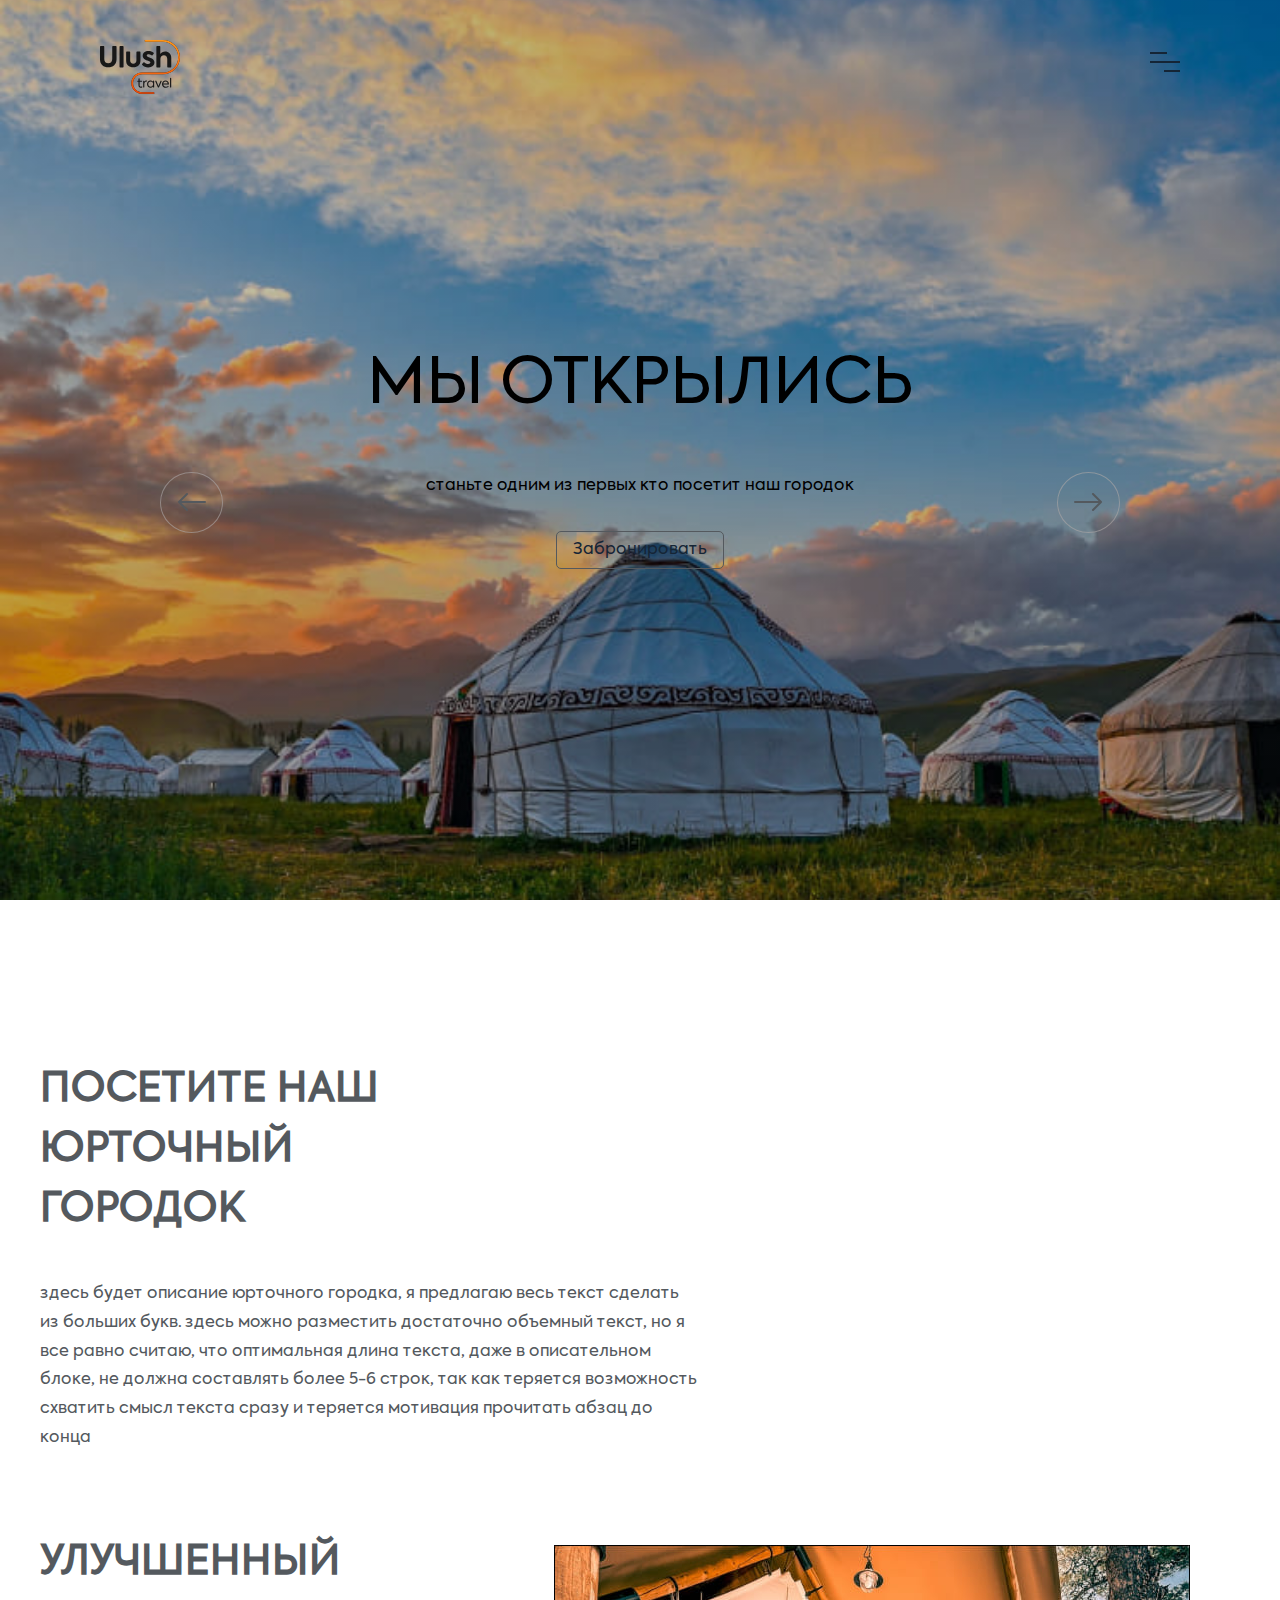
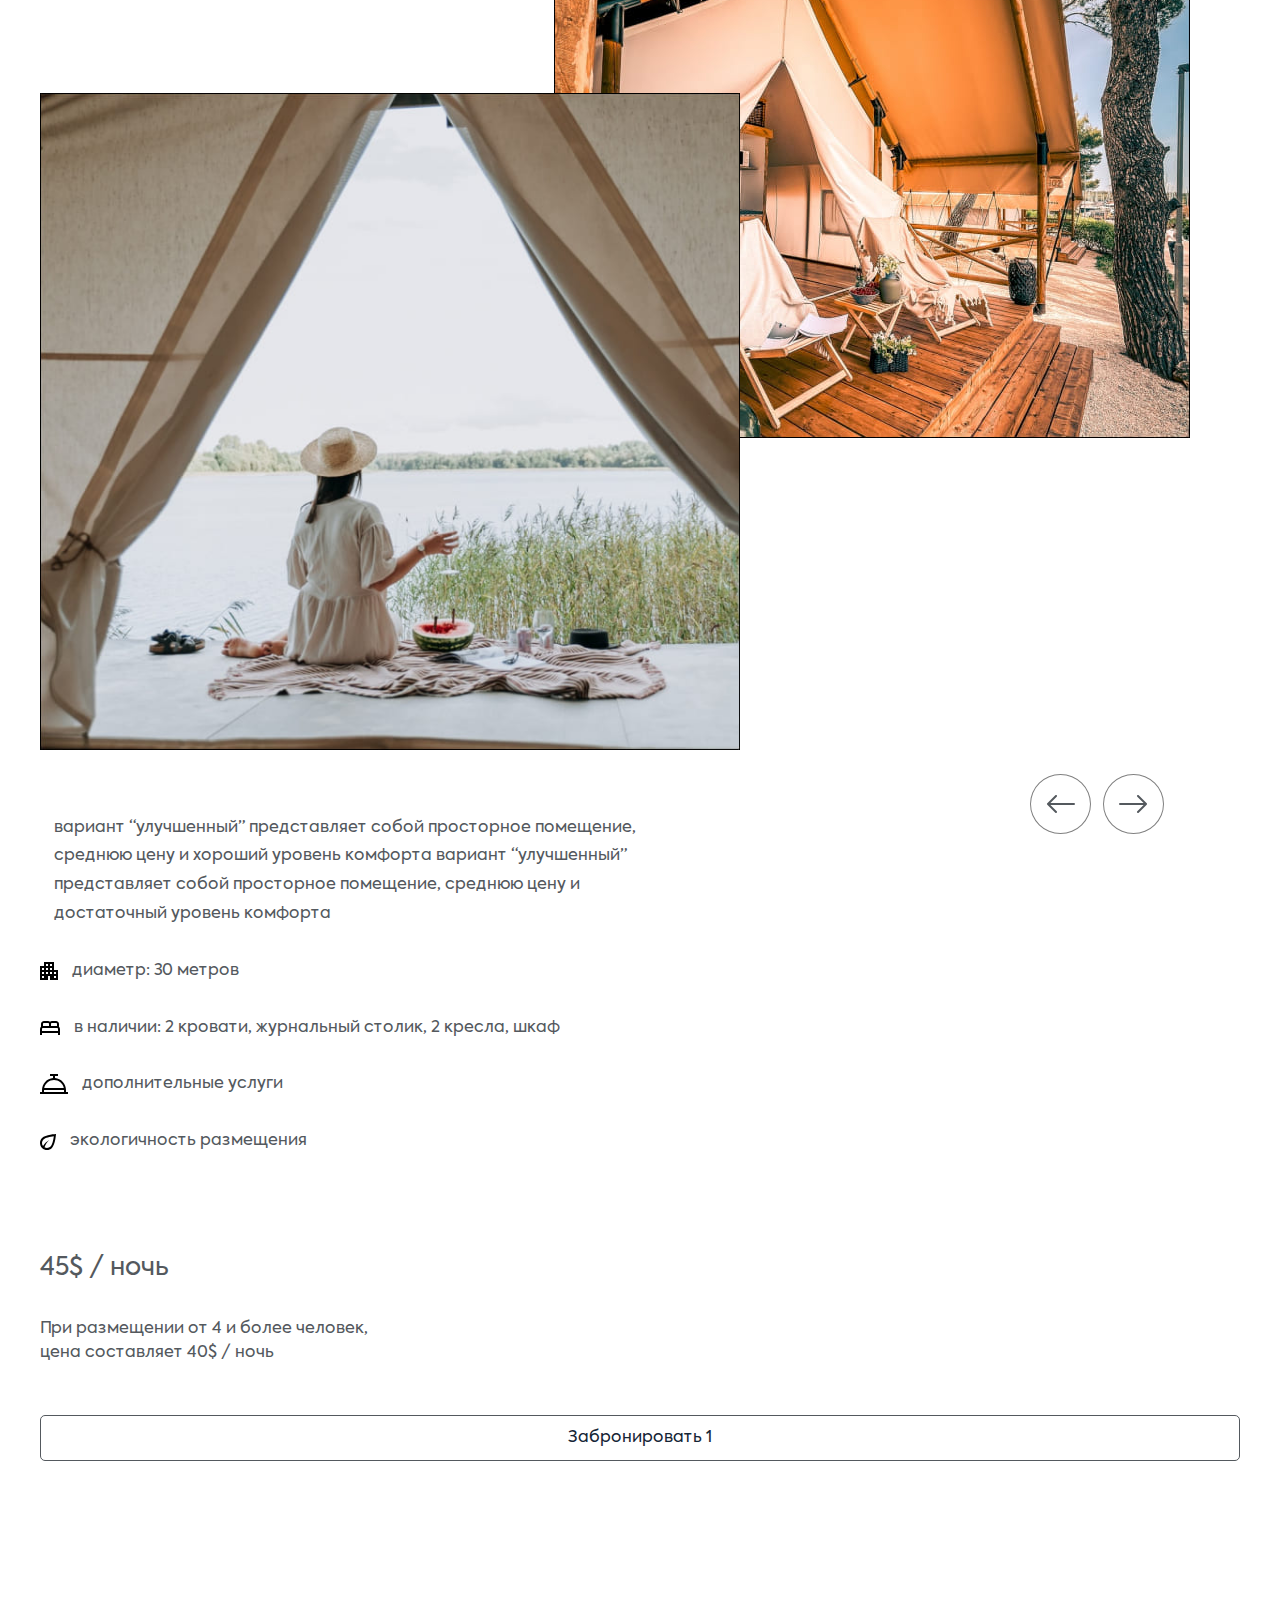
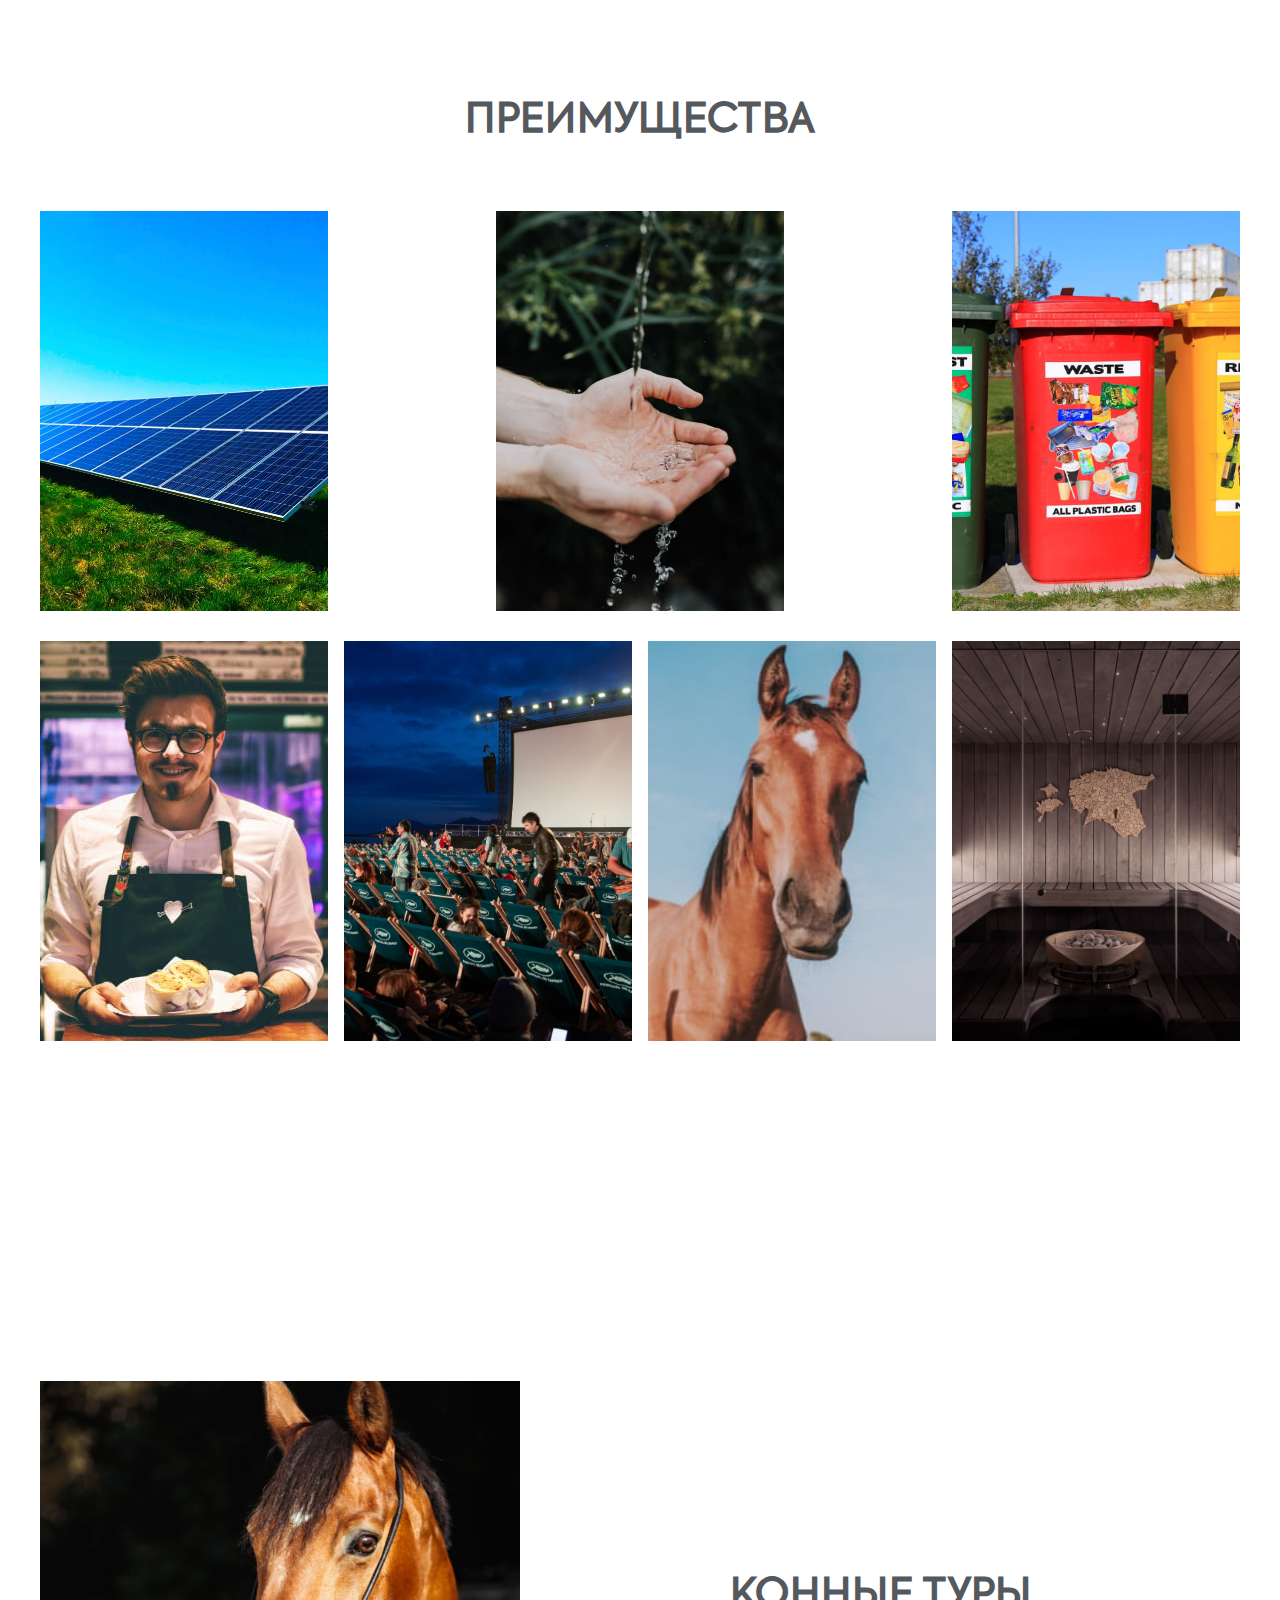
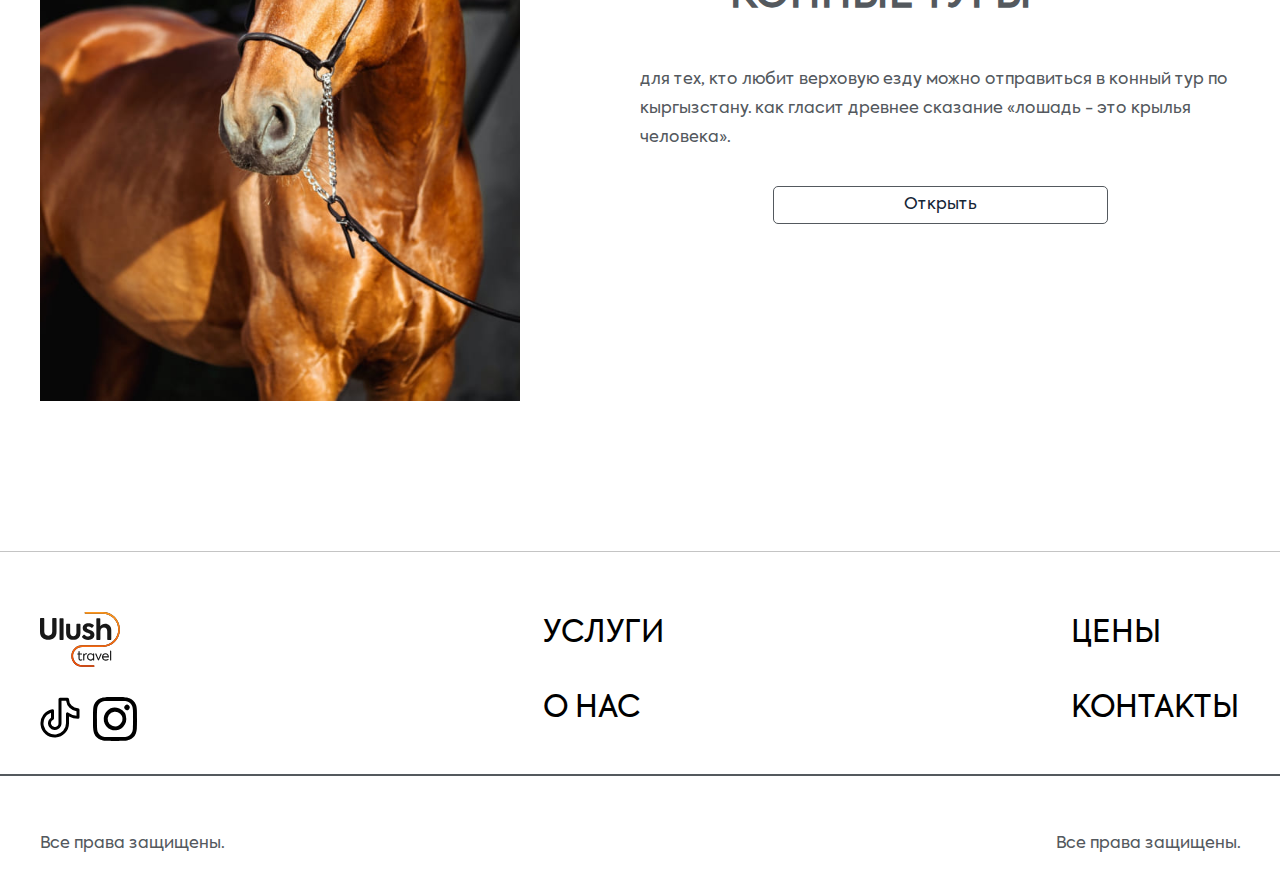
<file: index.html>
<!DOCTYPE html>
<html lang="ru">

<head>
   <meta charset="UTF-8">
   <meta http-equiv="X-UA-Compatible" content="IE=edge">
   <meta name="viewport" content="width=device-width, initial-scale=1.0">
   <title>Main page</title>
   <link rel="stylesheet" href="assets/css/style.css">
   <link rel="preconnect" href="https://fonts.googleapis.com">
   <link rel="preconnect" href="https://fonts.gstatic.com" crossorigin>
   <link href="https://fonts.googleapis.com/css2?family=Roboto:wght@100;300;400;500;700;900&display=swap"
      rel="stylesheet">
</head>

<body>

   <!-- nav  and  logo   -->
   <nav class="nav">
      <div class="container nav-wrapper__main">
         <div class="nav-main">
            <div class="nav-right">
               <div class="logo">
                  <a href="index.html">
                     <img src="assets/img/icon/Logo-dars.svg" alt="">
                  </a>
               </div>
            </div>
            <div class="nav-left">
               <div class="burger-icon hover-target">
                  <span class="burger-icon__line burger-icon__line-left"></span>
                  <span class="burger-icon__line"></span>
                  <span class="burger-icon__line burger-icon__line-right"></span>
               </div>
            </div>
         </div>
      </div>
      <div class="nav-group">
         <ul class="nav-item">
            <li>
               <a href="index.html" class="nav-link ">Главная</a>
            </li>
            <li>
               <a href="about-us.html" class="nav-link">о нас</a>
            </li>
            <li>
               <a href="uslugi.html" class="nav-link">услуги</a>
            </li>
            <li>
               <a href="contacts.html" class="nav-link">цены</a>
            </li>
            <li>
               <a href="contacts.html" class="nav-link">контакты</a>
            </li>
         </ul>
      </div>
   </nav>

   <!--   section  header  -->
   <header class="header">
      <div class="slide-wrapper">
         <div class="slide yurts-main">
            <div class="slide-info">
               <h1 class="slider-title">МЫ ОТКРЫЛИСЬ</h1>
               <p class="slider-desc">
                  СТАНЬТЕ ОДНИМ ИЗ ПЕРВЫХ КТО ПОСЕТИТ НАШ ГОРОДОК
               </p>
               <a class="js-open-modal slider-btn" data-modal="10" href>Забронировать</a>
            </div>
         </div>
         <div class="slide yurts-main">
            <div class="slide-info">
               <h1 class="slider-title">ДОБРО ПОЖАЛОВАТЬ!</h1>
               <p class="slider-desc">
                  СТАНЬТЕ ОДНИМ ИЗ ПЕРВЫХ КТО ПОСЕТИТ НАШ ГОРОДОК
               </p>
               <a class="js-open-modal slider-btn" data-modal="10" href>Забронировать</a>
            </div>
         </div>
         <div class="slide yurts-main">
            <div class="slide-info">
               <h1 class="slider-title">ДОБРО ПОЖАЛОВАТЬ!</h1>
               <p class="slider-desc">
                  СТАНЬТЕ ОДНИМ ИЗ ПЕРВЫХ КТО ПОСЕТИТ НАШ ГОРОДОК
               </p>
               <a class="js-open-modal slider-btn" data-modal="10" href>Забронировать</a>
            </div>
         </div>

         <!--Controlling arrows-->
         <div class="btn-wrapper">
            <span class="controls" onclick="prevSlide(-1)" id="left-arrow">
               <img src="assets/img/icon/left.svg" alt="">
            </span>
            <span class="controls" id="right-arrow" onclick="nextSlide(1)">
               <img src="assets/img/icon/right.svg" alt="">
            </span>
         </div>
         <div id="dots-con">
            <span class="dot"></span><span class="dot"></span><span class="dot"></span><span class="dot"></span>
         </div>
      </div>
      <!--    samo modalnoe  okno dlya contacta    -->
      <div class="modal" data-modal="10">
         <div class="modal-wrapper__contact">
            <h2 class="modal-wrapper__title">Оставить заявку</h2>
            <svg class="modal__cross js-modal-close" fill="white" xmlns="http://www.w3.org/2000/svg"
               viewBox="0 0 24 24">
               <path
                  d="M23.954 21.03l-9.184-9.095 9.092-9.174-2.832-2.807-9.09 9.179-9.176-9.088-2.81 2.81 9.186 9.105-9.095 9.184 2.81 2.81 9.112-9.192 9.18 9.1z">
               </path>
            </svg>
            <div class="modal-wrapper__items">
               <div class="main-page__modal">
                  <form class="contact-form" action="" method="post" role="form">
                     <input name="name" type="text" placeholder="Имя" required><br>
                     <input name="e-mail" type="email" placeholder="Почта" required><br>
                     <input name="phone" type="tel" placeholder="Телефон" required><br>
                     <input type="text" class="question" placeholder="Ваш вопрос" required><br>
                     <button class="main-page__modal-btn" type="submit">Отправить</button>
                  </form>
               </div>
            </div>
         </div>
      </div>
      <div class="overlay js-overlay-modal"></div>
   </header>


   <!--   section  main   -->
   <main>

      <!-- section  city -->
      <section class="city">
         <div class="container">
            <div class="city-info">
               <h3 class="city-title">ПОСЕТИТЕ НАШ
                  ЮРТОЧНЫЙ ГОРОДОК</h3>
               <p class="city-desc">ЗДЕСЬ БУДЕТ ОПИСАНИЕ ЮРТОЧНОГО ГОРОДКА, Я ПРЕДЛАГАЮ ВЕСЬ ТЕКСТ
                  СДЕЛАТЬ ИЗ БОЛЬШИХ БУКВ. ЗДЕСЬ МОЖНО РАЗМЕСТИТЬ ДОСТАТОЧНО
                  ОБЪЕМНЫЙ ТЕКСТ, НО Я ВСЕ РАВНО СЧИТАЮ, ЧТО ОПТИМАЛЬНАЯ ДЛИНА ТЕКСТА,
                  ДАЖЕ В ОПИСАТЕЛЬНОМ БЛОКЕ, НЕ ДОЛЖНА СОСТАВЛЯТЬ БОЛЕЕ 5-6 СТРОК,
                  ТАК КАК ТЕРЯЕТСЯ ВОЗМОЖНОСТЬ СХВАТИТЬ СМЫСЛ ТЕКСТА СРАЗУ И
                  ТЕРЯЕТСЯ МОТИВАЦИЯ ПРОЧИТАТЬ АБЗАЦ ДО КОНЦА</p>
            </div>
            <div class="slider-city">
               <div class="slider__wrapper-city">
                  <div class="main">
                     <h3 class="city-title">УЛУЧШЕННЫЙ</h3>
                     <div class="main-city__img">
                        <img class="first-img" src="assets/img/rooms.jpg" loading="lazy" alt="#">
                        <img class="second-img" src="assets/img/room2.jpg" loading="lazy" alt="#">
                     </div>
                     <div class="main-city__desc">
                        <p>
                           Вариант “улучшенный” представляет собой просторное помещение,
                           среднюю цену и хороший уровень комфорта Вариант “улучшенный” представляет собой просторное
                           помещение, среднюю цену и достаточный уровень комфорта
                        </p>
                        <div class="main-city__subdesc">
                           <img src="assets/img/icon/dom.svg" alt="">
                           <p>
                              Диаметр: 30 метров
                           </p>
                        </div>
                        <div class="main-city__subdesc">
                           <img src="assets/img/icon/krovat.svg" alt="">
                           <p>
                              В наличии: 2 кровати, журнальный столик, 2 кресла, шкаф
                           </p>
                        </div>
                        <div class="main-city__subdesc">
                           <img src="assets/img/icon/eda.svg" alt="">
                           <p>
                              Дополнительные услуги
                           </p>
                        </div>
                        <div class="main-city__subdesc">
                           <img src="assets/img/icon/ekology.svg" alt="">
                           <p>
                              экологичность размещения
                           </p>
                        </div>
                     </div>
                     <div class="main-city__price">
                        45$ / ночь
                     </div>
                     <p class="main-city__subprice">
                        При размещении от 4 и более человек,<br>
                        цена составляет 40$ / ночь
                     </p>
                     <a class="js-open-modal slider-btn" data-modal="10" style="text-align: center;"
                        href="#">Забронировать 1</a>
                  </div>
                  <div class="main">
                     <h3 class="city-title">УЛУЧШЕННЫЙ 2</h3>
                     <div class="main-city__img">
                        <img class="first-img" src="assets/img/rooms.jpg" loading="lazy" alt="#">
                        <img class="second-img" src="assets/img/room2.jpg" loading="lazy" alt="#">
                     </div>
                     <div class="main-city__desc">
                        <p>
                           Вариант “улучшенный” представляет собой просторное помещение,
                           среднюю цену и хороший уровень комфорта Вариант “улучшенный” представляет собой просторное
                           помещение, среднюю цену и достаточный уровень комфорта
                        </p>
                        <div class="main-city__subdesc">
                           <img src="assets/img/icon/dom.svg" alt="">
                           <p>
                              Диаметр: 30 метров
                           </p>
                        </div>
                        <div class="main-city__subdesc">
                           <img src="assets/img/icon/krovat.svg" alt="">
                           <p>
                              В наличии: 2 кровати, журнальный столик, 2 кресла, шкаф
                           </p>
                        </div>
                        <div class="main-city__subdesc">
                           <img src="assets/img/icon/eda.svg" alt="">
                           <p>
                              Дополнительные услуги
                           </p>
                        </div>
                        <div class="main-city__subdesc">
                           <img src="assets/img/icon/ekology.svg" alt="">
                           <p>
                              экологичность размещения
                           </p>
                        </div>
                     </div>
                     <div class="main-city__price">
                        45$ / ночь
                     </div>
                     <p class="main-city__subprice">
                        При размещении от 4 и более человек,<br>
                        цена составляет 40$ / ночь
                     </p>
                     <a class="js-open-modal slider-btn" data-modal="10" style="text-align: center;"
                        href="#">Забронировать 2</a>
                  </div>
                  <div class="main">
                     <h3 class="city-title">УЛУЧШЕННЫЙ 3</h3>
                     <div class="main-city__img">
                        <img class="first-img" src="assets/img/rooms.jpg" loading="lazy" alt="#">
                        <img class="second-img" src="assets/img/room2.jpg" loading="lazy" alt="#">
                     </div>
                     <div class="main-city__desc">
                        <p>
                           Вариант “улучшенный” представляет собой просторное помещение,
                           среднюю цену и хороший уровень комфорта Вариант “улучшенный” представляет собой просторное
                           помещение, среднюю цену и достаточный уровень комфорта
                        </p>
                        <div class="main-city__subdesc">
                           <img src="assets/img/icon/dom.svg" alt="">
                           <p>
                              Диаметр: 30 метров
                           </p>
                        </div>
                        <div class="main-city__subdesc">
                           <img src="assets/img/icon/krovat.svg" alt="">
                           <p>
                              В наличии: 2 кровати, журнальный столик, 2 кресла, шкаф
                           </p>
                        </div>
                        <div class="main-city__subdesc">
                           <img src="assets/img/icon/eda.svg" alt="">
                           <p>
                              Дополнительные услуги
                           </p>
                        </div>
                        <div class="main-city__subdesc">
                           <img src="assets/img/icon/ekology.svg" alt="">
                           <p>
                              экологичность размещения
                           </p>
                        </div>
                     </div>
                     <div class="main-city__price">
                        45$ / ночь
                     </div>
                     <p class="main-city__subprice">
                        При размещении от 4 и более человек,<br>
                        цена составляет 40$ / ночь
                     </p>
                     <a class="js-open-modal slider-btn" data-modal="10" style="text-align: center;"
                        href="#">Забронировать 3</a>
                  </div>

               </div>
               <div class="city-btns">
                  <div class="city-btns__item" onclick="plus(-1)">
                     <img src="assets/img/icon/left.svg" alt="#">
                  </div>
                  <div class="city-btns__item" onclick="plus(1)">
                     <img src="assets/img/icon/right.svg" alt="#">
                  </div>
               </div>
            </div>
         </div>
      </section>


      <!-- section preimuwestva -->
      <section class="benefits">
         <div class="container">
            <h3 class="benefits-title">ПРЕИМУЩЕСТВА</h3>
            <div class="benefits-wrapper">
               <div class="benefits-item">
                  <div class="benefits-subitem">
                     <img class="benefits-subitem__img" src="assets/img/solnechnye-paneli.jpg" alt="#">
                     <p class="benef-desc">СОЛНЕЧНЫЕ ПАНЕЛИ</p>
                  </div>
                  <div class="benefits-subitem">
                     <img class="benefits-subitem__img" src="assets/img/mytie-ruk.jpg" alt="#">
                     <p class="benef-desc">ЭКО-ТУАЛЕТЫ </p>
                  </div>
                  <div class="benefits-subitem">
                     <img class="benefits-subitem__img" src="assets/img/musor-1.jpg" alt="#">
                     <p class="benef-desc">СОРТИРОВКА ОТХОДОВ</p>
                  </div>
               </div>
               <div class="benefits-item">
                  <div class="benefits-subitem">
                     <img class="benefits-subitem__img" src="assets/img/povar1.jpg" alt="#">
                     <p class="benef-desc">ПЕРСОНАЛ</p>
                  </div>
                  <div class="benefits-subitem">
                     <img class="benefits-subitem__img" src="assets/img/about_cinema.jpg" alt="#">
                     <p class="benef-desc">
                        КИНОТЕАТР</p>
                  </div>
                  <div class="benefits-subitem">
                     <img class="benefits-subitem__img" src="assets/img/horse2.jpg" alt="#">
                     <p class="benef-desc">КАТАНИЕ НА ЛОШАДЯХ</p>
                  </div>
                  <div class="benefits-subitem">
                     <img class="benefits-subitem__img" src="assets/img/sauna.jpg" alt="#">
                     <p class="benef-desc">ЭКО-САУНА</p>
                  </div>
               </div>
            </div>
         </div>
      </section>


      <!-- section  horse  drive  -->
      <section class="horse">
         <div class="container">
            <div class="horse-wrapper">
               <div class="horse-item__img">
                  <img src="assets/img/homepage_horse.jpg" alt="#">
               </div>
               <div class="horse-item">
                  <h3 class="city-title">КОННЫЕ ТУРЫ</h3>
                  <p class="city-desc">Для тех, кто любит верховую езду можно отправиться
                     в конный тур по Кыргызстану. Как гласит древнее сказание
                     «лошадь - это крылья человека».</p>
                  <p>
                     <a class="slider-btn horse-btn" href="uslugi.html">Открыть</a>
                  </p>
               </div>
            </div>
         </div>
      </section>
   </main>


   <!-- footer -->
   <footer class="footer">
      <div class="container">
         <div class="footer-wrapper">
            <div class="footer-item">
               <a href="index.html">
                  <img class="logo" src="assets/img/icon/Logo-dars.svg" alt="">
               </a>
               <div>
                  <a href="">
                     <img src="assets/img/icon/tiktok-dark.svg" alt="">
                  </a>
                  <a class="insta" href="https://www.instagram.com/ulush_yurts/">
                     <img src="assets/img/icon/insta-dark.svg" alt="">
                  </a>
               </div>
            </div>
            <div class="footer-item">
               <a href="uslugi.html">УCЛУГИ</a>
               <a href="about-us.html">О НАС</a>
            </div>
            <div class="footer-item">
               <a href="contacts.html">ЦЕНЫ</a>
               <a href="contacts.html">КОНТАКТЫ</a>
            </div>
         </div>
         <div class="copyright">
            <div class="copyright-item">
               <p>Все права защищены.</p>
            </div>
            <div class="copyright-item">
               <p>Все права защищены.</p>
            </div>
         </div>
      </div>
   </footer>

   <!--   scripts -->
   <script src="assets/js/app.js"></script>
</body>

</html>
</file>
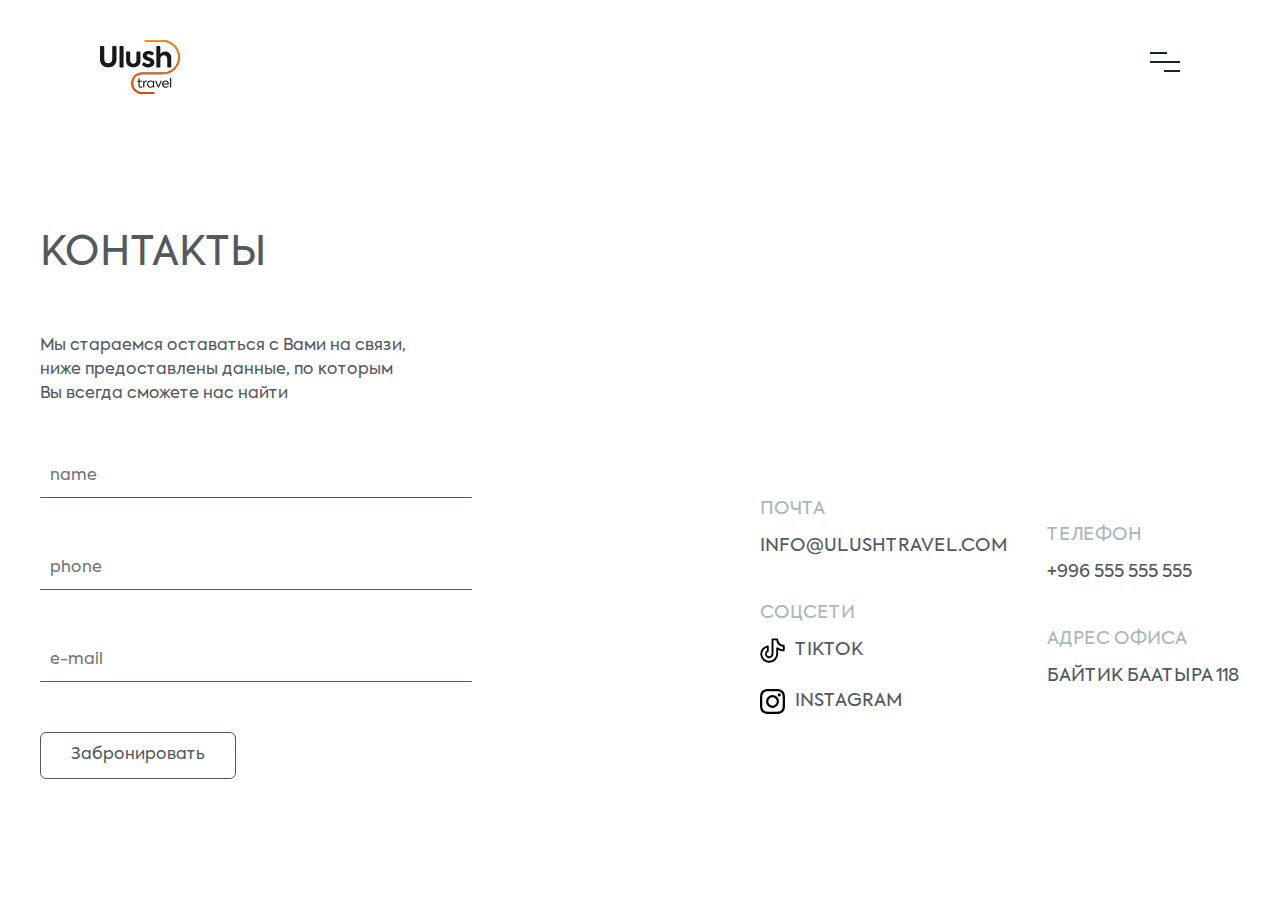
<file: contacts.html>
<!DOCTYPE html>
<html lang="ru">

<head>
    <meta charset="UTF-8">
    <meta http-equiv="X-UA-Compatible" content="IE=edge">
    <meta name="viewport" content="width=device-width, initial-scale=1.0">
    <title>contacts page</title>
    <link rel="stylesheet" href="assets/css/style.css">
</head>

<body>

    <!-- nav  and  logo   -->
    <nav class="nav">
        <div class="container nav-wrapper__main">
            <div class="nav-main">
                <div class="nav-right">
                    <div class="logo">
                        <a href="index.html">
                            <img src="assets/img/icon/Logo-dars.svg" alt="">
                        </a>
                    </div>
                </div>
                <div class="nav-left">
                    <div class="burger-icon hover-target">
                        <span class="burger-icon__line burger-icon__line-left"></span>
                        <span class="burger-icon__line"></span>
                        <span class="burger-icon__line burger-icon__line-right"></span>
                    </div>
                </div>
            </div>
        </div>
        <div class="nav-group">
            <ul class="nav-item">
                <li>
                    <a href="index.html" class="nav-link">Главная</a>
                </li>
                <li>
                    <a href="about-us.html" class="nav-link">о нас</a>
                </li>
                <li>
                    <a href="uslugi.html" class="nav-link">услуги</a>
                </li>
                <li>
                    <a href="contacts.html" class="nav-link">цены</a>
                </li>
                <li>
                    <a href="contacts.html" class="nav-link">контакты</a>
                </li>
            </ul>
        </div>
    </nav>


    <main>
        <!--   contacts  page  -->
        <section class="contacts">
            <div class="container">
                <h2 class="contacts-title">КОНТАКТЫ</h2>
                <p class="contacts-desc">
                    Мы стараемся оставаться с Вами на связи,<br>
                    ниже предоставлены данные, по которым<br>
                    Вы всегда сможете нас найти
                </p>
                <div class="contacts-wrapper">
                    <div class="contacts-item">
                        <form action="" class="contacts-form">
                            <input type="text" placeholder="name" required><br>
                            <input type="tel" placeholder="phone" required><br>
                            <input type="email" placeholder="e-mail" required><br>
                            <button type="submit">Забронировать</button>
                        </form>
                    </div>
                    <div class="contacts-item">
                        <div class="contacts-subitem">
                            <div class="contacts-subitem__link">
                                <div class="contacts-link">
                                    <span>ПОЧТА</span>
                                    <a href="mailto:INFO@ULUSHTRAVEL.COM">INFO@ULUSHTRAVEL.COM</a>
                                </div>
                                <div class="contacts-link">
                                    <span>СОЦСЕТИ</span>
                                    <div>
                                        <a class="social-link__contacts" href="">
                                            <img src="assets/img/icon/tiktok-dark.svg" alt="">
                                            TIKTOK
                                        </a><br>
                                        <a class="social-link__contacts" href="https://www.instagram.com/ulush_yurts/">
                                            <img src="assets/img/icon/insta-dark.svg" alt="">
                                            INSTAGRAM
                                        </a>
                                    </div>
                                </div>
                            </div>
                            <div class="contacts-subitem__link">
                                <div class="contacts-link">
                                    <span>ТЕЛЕФОН</span>
                                    <a href="tel:+996 555 555 555">+996 555 555 555</a>
                                </div>
                                <div class="contacts-link">
                                    <span>АДРЕС ОФИСА</span>
                                    <a href="">
                                        БАЙТИК БААТЫРА 118
                                    </a>
                                </div>
                            </div>
                        </div>
                    </div>
                </div>
            </div>
        </section>
    </main>


    <!--   scripts -->
    <script src="assets/js/app.js"></script>
</body>

</html>
</file>
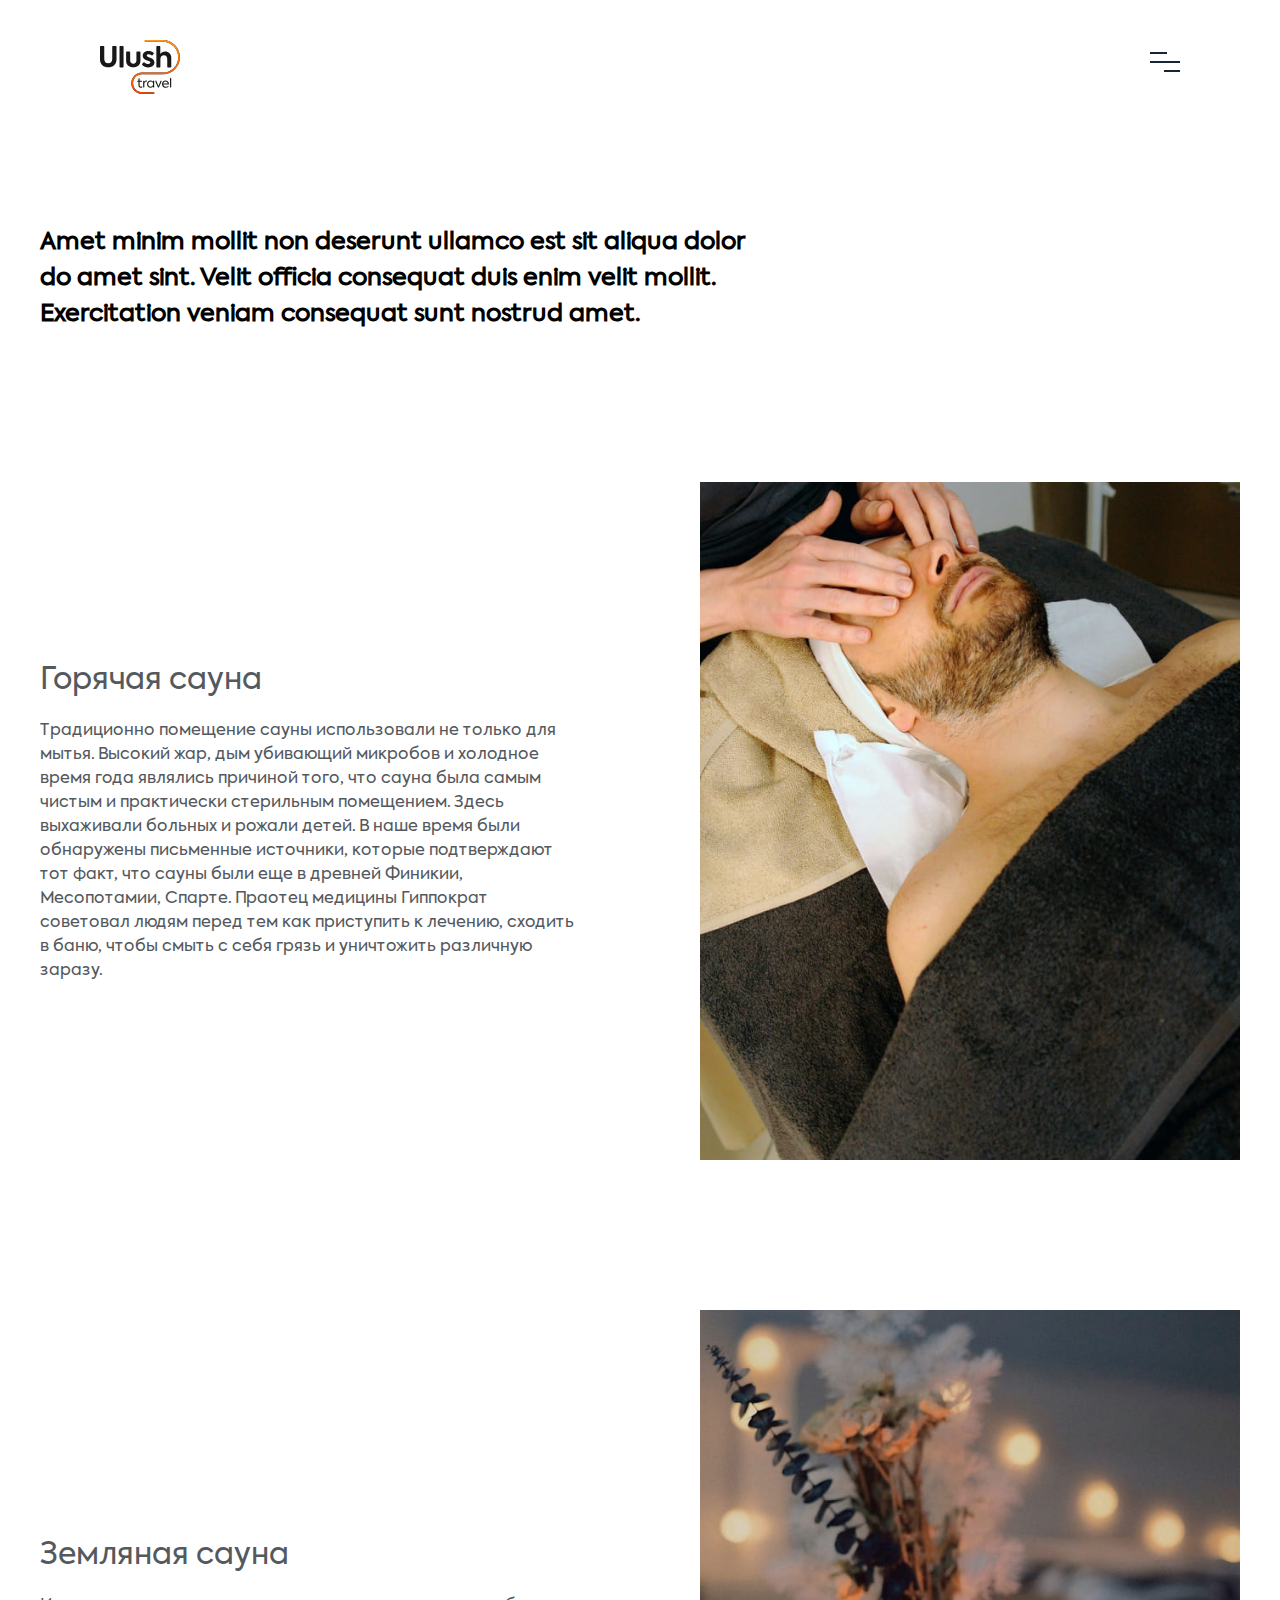
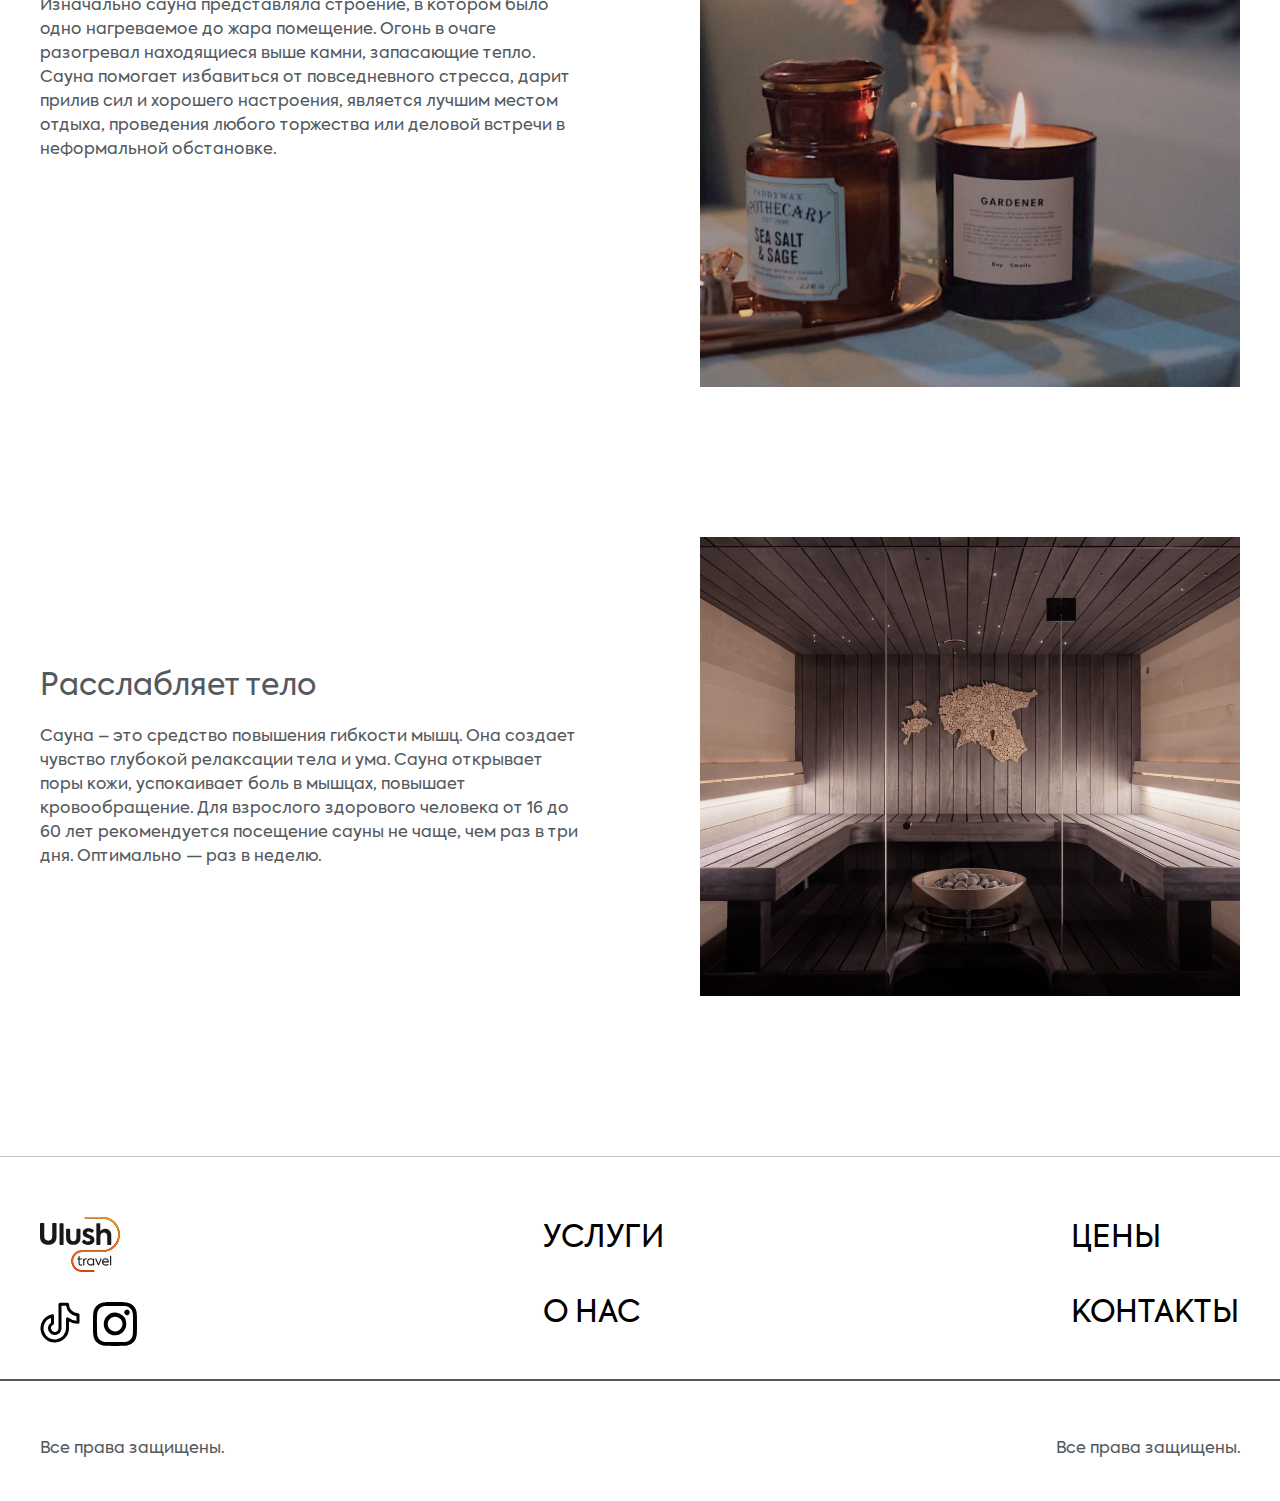
<file: sauna.html>
<!DOCTYPE html>
<html lang="ru">

<head>
    <meta charset="UTF-8">
    <meta http-equiv="X-UA-Compatible" content="IE=edge">
    <meta name="viewport" content="width=device-width, initial-scale=1.0">
    <title>sauna page</title>
    <link rel="stylesheet" href="assets/css/style.css">
</head>

<body>

    <!-- nav  and  logo   -->
    <nav class="nav">
        <div class="container nav-wrapper__main">
            <div class="nav-main">
                <div class="nav-right">
                    <div class="logo">
                        <a href="index.html">
                            <img src="assets/img/icon/Logo-dars.svg" alt="">
                        </a>
                    </div>
                </div>
                <div class="nav-left">
                    <div class="burger-icon hover-target">
                        <span class="burger-icon__line burger-icon__line-left"></span>
                        <span class="burger-icon__line"></span>
                        <span class="burger-icon__line burger-icon__line-right"></span>
                    </div>
                </div>
            </div>
        </div>
        <div class="nav-group">
            <ul class="nav-item">
                <li>
                    <a href="index.html" class="nav-link">Главная</a>
                </li>
                <li>
                    <a href="about-us.html" class="nav-link">о нас</a>
                </li>
                <li>
                    <a href="uslugi.html" class="nav-link">услуги</a>
                </li>
                <li>
                    <a href="contacts.html" class="nav-link">цены</a>
                </li>
                <li>
                    <a href="contacts.html" class="nav-link">контакты</a>
                </li>
            </ul>
        </div>
    </nav>


    <main>

        <!-- hot sauna  -->
        <div class="sauna-main">
            <div class="container">
                <h2 class="sauna-title">
                    Amet minim mollit non deserunt
                    ullamco est sit aliqua dolor
                    do amet sint. Velit officia consequat
                    duis enim velit mollit.
                    Exercitation veniam consequat
                    sunt nostrud amet.
                </h2>
                <div class="sauna-wrapper">
                    <div class="sauna-item">
                        <h2>
                            Горячая сауна
                        </h2>
                        <p>
                            Традиционно помещение сауны использовали не только для мытья.
                            Высокий жар, дым убивающий микробов и холодное время года
                            являлись причиной того, что сауна была самым чистым и практически
                            стерильным помещением. Здесь выхаживали больных и рожали детей.
                            В наше время были обнаружены письменные источники, которые
                            подтверждают тот факт, что сауны были еще в древней Финикии,
                            Месопотамии, Спарте. Праотец медицины Гиппократ советовал людям
                            перед тем как приступить к лечению, сходить в баню, чтобы смыть
                            с себя грязь и уничтожить различную заразу.
                        </p>
                    </div>
                    <div class="sauna-item">
                        <img src="assets/img/hot-sauna.jpg" alt="">
                    </div>
                </div>
                <div class="sauna-wrapper">
                    <div class="sauna-item">
                        <h2>
                            Земляная сауна
                        </h2>
                        <p>
                            Изначально сауна представляла строение, в котором было одно нагреваемое до жара помещение.
                            Огонь в очаге разогревал находящиеся выше камни, запасающие тепло. Сауна помогает избавиться
                            от повседневного стресса, дарит прилив сил и хорошего настроения, является лучшим местом
                            отдыха, проведения любого торжества или деловой встречи в неформальной обстановке.
                        </p>
                    </div>
                    <div class="sauna-item">
                        <img src="assets/img/zemelnya-sauna.jpg" alt="">
                    </div>
                </div>
                <div class="sauna-wrapper">
                    <div class="sauna-item">
                        <h2>
                            Расслабляет тело
                        </h2>
                        <p>
                            Сауна – это средство повышения гибкости мышц. Она создает чувство глубокой релаксации тела и
                            ума. Сауна открывает поры кожи, успокаивает боль в мышцах, повышает кровообращение. Для
                            взрослого здорового человека от 16 до 60 лет рекомендуется посещение сауны не чаще, чем раз
                            в три дня. Оптимально — раз в неделю.
                        </p>
                    </div>
                    <div class="sauna-item">
                        <img src="assets/img/sauna.jpg" alt="">
                    </div>
                </div>
            </div>
        </div>


        <!-- katanie na loshadyah  -->
        <!-- <div class="modal modal-white" data-modal="2">
            <div class="modal-white-wrapper">
                <svg class="modal__cross modal__cross-2 js-modal-close" xmlns="http://www.w3.org/2000/svg"
                    viewBox="0 0 24 24">
                    <path
                        d="M23.954 21.03l-9.184-9.095 9.092-9.174-2.832-2.807-9.09 9.179-9.176-9.088-2.81 2.81 9.186 9.105-9.095 9.184 2.81 2.81 9.112-9.192 9.18 9.1z">
                    </path>
                </svg>
            </div>
            <div class="modal-white__info">
                <h2 class="modal-white__desc">
                    Начало истории древнего народа по имени “Кыргыз” берет начало (по древним китайским источникам) c
                    201 г. до н.э. Как упоминает в своих летописях Сыма Цянь племена хуннов на севере завоевали племена
                    Хуньюй, Кюеше, Динлин, Гэгунь и Цайли. Гэгунь — это китайское наименование кыргызов.
                </h2>
                <div class="modal-white__subinfo">
                    <div class="modal-subinfo__item">
                        <h2>
                            Катание на лошадях
                        </h2>
                        <p>
                            В эпоху раннего средневековья на территорию Киргизии проникают тюрки. В 7 веке территория
                            Киргизии вошла в состав Западно-тюркского каганата. А в начале 8 века политическая власть
                            находилась в руках тюргешской конфедерации тюркских племен, в середине века эти земли
                            захватил племенной союз карлуков. В этот период увеличилось количество городов и других
                            поселений в долинах рек Чу и Талас. Земледельцы стали вести активную торговлю не только с
                            кочевыми племенами, но и с большими караванами, следовавшими через долину реки Чу по
                            Великому Шелковому пути из Восточной Европы в Юго-Восточную Азию. И как раз в это время
                            здесь впервые появилась киргизская народность.
                        </p>
                        <p>
                            В 840 году енисейские киргизы, предварительно сокрушив уйгуров, образуют собственное
                            государство - Кыргызский каганат. Теперь они начинают осуществлять широкую экспансию «по
                            четырем сторонам света». Они совершают набеги на соседние государственные образования,
                            преследуют разбитых ими же уйгуров, вторгаются на земли Восточного Туркестана и Прииртышья.
                            Поэтому это время в истории было названо учеными «Периодом киргизского самодержавия». Именно
                            здесь и именно в этот период возникла первая письменность кыргызов.
                        </p>
                    </div>
                    <div class="modal-subinfo__item">
                        <img src="assets/img/katanie-loshadi.jpg" alt="">
                    </div>
                </div>
            </div>
        </div>
        <div class="overlay js-overlay-modal"></div> -->

    </main>

    <div class="modal" data-modal="10">
        <div class="modal-wrapper__contact">
            <h2 class="modal-wrapper__title">Для подробной информации, напишите нам на месседжер</h2>
            <svg class="modal__cross js-modal-close" xmlns="http://www.w3.org/2000/svg" viewBox="0 0 24 24">
                <path
                    d="M23.954 21.03l-9.184-9.095 9.092-9.174-2.832-2.807-9.09 9.179-9.176-9.088-2.81 2.81 9.186 9.105-9.095 9.184 2.81 2.81 9.112-9.192 9.18 9.1z">
                </path>
            </svg>
            <div class="modal-wrapper__items">
                <a href="https://t.me/ulush_travel" class="call-item">
                    <img class="modal-wrapper__img" src="assets/img/icon/Telegram.svg" alt="#">
                    <span> Telegram</span>
                </a>
                <a href="https://api.whatsapp.com/send?phone=996701099993&text=%D0%94%D0%BE%D0%B1%D1%80%D1%8B%D0%B9%20%D0%B4%D0%B5%D0%BD%D1%8C%2C%20%D1%8F%20%D0%BF%D0%BE%20%D0%BF%D0%BE%D0%B2%D0%BE%D0%B4%D1%83..."
                    class="call-item">
                    <img class="modal-wrapper__img" src="assets/img/icon/whatsup.svg" alt="">
                    <span>What`s Up</span>
                </a>
                <a href="https://www.instagram.com/ulush_yurts/" class="call-item">
                    <img class="modal-wrapper__img" src="assets/img/icon/insta-white.svg" alt="">
                    <span>Instagram</span>
                </a>
            </div>
        </div>
    </div>
    <div class="overlay js-overlay-modal"></div>

    <!-- footer -->
    <footer class="footer">
        <div class="container">
            <div class="footer-wrapper">
                <div class="footer-item">
                    <a href="index.html">
                        <img class="logo" src="assets/img/icon/Logo-dars.svg" alt="">
                    </a>
                    <div>
                        <a href="">
                            <img src="assets/img/icon/tiktok-dark.svg" alt="">
                        </a>
                        <a class="insta" href="https://www.instagram.com/ulush_yurts/">
                            <img src="assets/img/icon/insta-dark.svg" alt="">
                        </a>
                    </div>
                </div>
                <div class="footer-item">
                    <a href="uslugi.html">УCЛУГИ</a>
                    <a href="about-us.html">О НАС</a>
                </div>
                <div class="footer-item">
                    <a href="contacts.html">ЦЕНЫ</a>
                    <a href="contacts.html">КОНТАКТЫ</a>
                </div>
            </div>
            <div class="copyright">
                <div class="copyright-item">
                    <p>Все права защищены.</p>
                </div>
                <div class="copyright-item">
                    <p>Все права защищены.</p>
                </div>
            </div>
        </div>
    </footer>

    <!--   scripts -->
    <script src="assets/js/app.js"></script>
</body>

</html>
</file>
<file: assets/css/style.css>
*,
*::before,
*::after {
  -moz-box-sizing: border-box;
  -webkit-box-sizing: border-box;
  box-sizing: border-box;
  margin: 0;
  padding: 0;
}

@font-face {
  font-family: "Axiforma";
  src: url("../fonts/AXIFORMA-BLACK.TTF");
  src: url("../fonts/AXIFORMA-BOLD.TTF");
  src: url("../fonts/AXIFORMA-BOOK.TTF");
  src: url("../fonts/AXIFORMA-EXTRABOLD.TTF");
  src: url("../fonts/AXIFORMA-HEAVY.TTF");
  src: url("../fonts/AXIFORMA-LIGHT.TTF");
  src: url("../fonts/AXIFORMA-MEDIUM.TTF");
  src: url("../fonts/AXIFORMA-SEMIBOLD.TTF");
  src: url("../fonts/AXIFORMA-THIN.TTF");
  src: url("../fonts/AXIFORMA-REGULAR.TTF");
  font-style: normal;
}

footer,
header,
aside {
  display: block;
}

body {
  width: 100%;
  max-width: 100%;
  overflow-x: hidden;
  font-family: "Axiforma";
  height: 100%;
  line-height: 1.5;
  -ms-text-size-adjust: 100%;
  user-select: none;
  background-color: white;
}

input,
button,
textarea {
  font-family: inherit;
}

button {
  cursor: pointer;
}

button::-moz-focus-outer {
  padding: 0;
  border: 0;
}

a,
a:visited {
  text-decoration: none;
}
a:hover {
  text-decoration: none;
}
ol,
ul {
  padding: 0;
}
ul li {
  list-style: none;
  padding: 0;
}

img {
  vertical-align: top;
  max-width: 100%;
}

p {
  font-size: 16px;
  margin: 0;
  color: #000000;
}

h1,
h2,
h3,
h4,
h5,
h6 {
  font-family: "Axiforma";
  margin: 0;
}

/* Container */

.container {
  max-width: 1200px;
  margin: 0 auto;
}

.logo span,
.white-logo span {
  font-family: "Roboto", sans-serif;
  font-style: normal;
  font-weight: 700;
  font-size: 32px;
  line-height: 29px;
  text-align: center;
  text-transform: uppercase;
  color: #152536;
}

.logo {
  width: 80px;
}

a {
  cursor: pointer;
}
a:hover {
  text-decoration: none;
}

.nav-group {
  transform: translateY(-150%);
}
.nav-group.show {
  position: absolute;
  backdrop-filter: blur(10px);
  display: flex;
  justify-content: center;
  align-items: center;
  text-align: center;
  height: 100vh;
  width: 100vw;
  background: url("../img/Rectangle2.jpg") rgba(0, 0, 0, 53%);
  background-repeat: no-repeat;
  background-position: center;
  background-size: cover;
  font-size: 40px;
  line-height: 1.5;
  transition: all 0.4s ease-in-out;
  transform: translateY(0);
  z-index: 1;
}
.nav-item {
  backdrop-filter: blur(10px);
  width: 95%;
  height: 90%;
  display: flex;
  flex-direction: column;
  justify-content: center;
}
.nav-group.show .logo span {
  color: white;
}
.nav-link {
  font-style: normal;
  font-weight: 700;
  font-size: 32px;
  line-height: 29px;
  text-align: center;
  text-transform: uppercase;
  color: #ffffff;
  transition: all 200ms linear;
  transform: translate(0);
  border-bottom: 2px solid transparent;
  transition: all ease 0.4s;
}
.nav-link:hover {
  border-bottom: 2px solid white;
  transition: all ease 0.4s;
}

.overlay {
  opacity: 0;
  visibility: hidden;
  position: fixed;
  top: 0;
  left: 0;
  width: 100%;
  height: 100%;
  background-color: rgb(0 0 0 / 90%);
  z-index: 20;
  transition: 0.3s all;
}

/*     modal page  styles    */

.main-page__modal {
  width: 70%;
  margin: 0 auto;
}
.main-page__modal input {
  width: 100%;
  /* height: 40px; */
  padding: 10px 0 10px 15px;
  font-size: 16px;
  color: black;
  margin-bottom: 15px;
  border-radius: 6px;
  border: none;
}
.main-page__modal-btn {
  padding: 10px 60px;
  margin-top: 20px;
  background: #008000a6;
  border: none;
  border-radius: 6px;
  color: white;
  font-size: 15px;
}
.main-page__modal-btn:hover {
  background: green;
  transition: all ease 0.5s;
}
.modal {
  opacity: 0;
  visibility: hidden;
  width: 100%;
  max-width: 720px;
  position: fixed;
  top: 53%;
  left: 50%;
  transform: translate(-50%, -50%);
  z-index: 30;
  text-align: center;
  padding: 70px;
  border-radius: 3px;
  transition: 0.3s all;
  backdrop-filter: blur(10px);
  background: #78737340;
  border-radius: 6px;
}
.modal h2,
.modal span {
  color: #ffffffc9;
}
.modal-wrapper__items {
  display: flex;
  justify-content: space-between;
  padding: 50px 0 20px;
}
.call-item {
  display: flex;
  align-items: center;
  justify-content: center;
  flex-direction: column;
}
.call-item img {
  height: auto;
  width: 50px;
}
.modal span {
  color: #ffffffc9;
  font-size: 16px;
  padding-top: 20px;
}
.call-item:hover span {
  color: white;
  transition: all ease 0.4s;
}

.modal.showmodal,
.overlay.showmodal {
  opacity: 1;
  visibility: visible;
}

.modal__cross {
  width: 18px;
  height: 18px;
  position: absolute;
  top: 20px;
  right: 20px;
  fill: white;
  cursor: pointer;
}
.modal__cross-2 {
  fill: #6c757d;
  border: 1px solid #6c757d;
  padding: 8px 0px;
  height: 35px;
  width: 35px;
  border-radius: 50%;
}

/* Navigation    */

.nav {
  position: absolute;
  width: 100%;
}

.nav-wrapper__main {
  position: relative;
}
.nav-main {
  position: absolute;
  top: 40px;
  width: 90%;
  display: flex;
  justify-content: space-between;
  align-items: center;
  left: 5%;
  right: 5%;
}

.burger-icon {
  height: 30px;
  width: 30px;
  position: relative;
  z-index: 2;
  cursor: pointer;
  display: block;
}
.burger-icon__line,
.burger-icon__line-white {
  height: 2px;
  width: 30px;
  display: block;
  background: #152536;
  margin-bottom: 7px;
  cursor: pointer;
  -webkit-transition: background-color 0.5s ease, -webkit-transform 0.2s ease;
  transition: background-color 0.5s ease, -webkit-transform 0.2s ease;
  transition: transform 0.2s ease, background-color 0.5s ease;
  transition: transform 0.2s ease, background-color 0.5s ease,
    -webkit-transform 0.2s ease;
}
.burger-icon__line-left {
  width: 16.5px;
  -webkit-transition: all 200ms linear;
  transition: all 200ms linear;
}
.burger-icon__line-right {
  width: 16.5px;
  float: right;
  -webkit-transition: all 200ms linear;
  -moz-transition: all 200ms linear;
  -o-transition: all 200ms linear;
  -ms-transition: all 200ms linear;
  transition: all 200ms linear;
}
.burger-icon:hover .burger-icon__line-left,
.burger-icon:hover .burger-icon__line-right {
  width: 30px;
}

.burger-icon.show-menu .burger-icon__line,
.burger-icon.show-menu .burger-icon__line-white {
  background-color: #fff;
  -webkit-transform: translate(0px, 0px) rotate(-45deg);
  transform: translate(0px, 0px) rotate(-45deg);
}
.burger-icon.show-menu .burger-icon__line-left {
  width: 15px;
  -webkit-transform: translate(2px, 4px) rotate(45deg);
  transform: translate(2px, 4px) rotate(45deg);
}
.burger-icon.show-menu .burger-icon__line-right {
  width: 15px;
  -webkit-transform: translate(-3px, -3.5px) rotate(45deg);
  transform: translate(-3px, -3.5px) rotate(45deg);
}

/*     main  page   styles  slyder */

.header {
  background: linear-gradient(0deg, #dee2e6, #dee2e6);
}

.slide {
  width: 100%;
  display: none;
  animation-name: fade;
  animation-duration: 0.2s;
}

.yurts-main {
  background-image: linear-gradient(rgb(0 0 0 / 25%), rgb(0 0 0 / 25%)),
    url("../img/Rectangle2.jpg");
  background-position: center;
  background-repeat: no-repeat;
  background-size: cover;
  display: flex;
  justify-content: center;
  align-items: center;
  height: 100vh;
}

.slide-content {
  display: flex;
}

@keyframes fade {
  from {
    opacity: 0.2;
  }

  to {
    opacity: 0.4;
  }
}

.controls {
  border: 1px solid #aba7a79c;
  padding: 10px 0;
  border-radius: 50%;
  cursor: pointer;
  position: absolute;
  top: 29.5em;
  transform: scale(1);
}
.controls:hover {
  background-color: #ffffff6b;
  transition: all ease 0.5s;
  transform: scale(1.1);
}
.controls img {
  padding: 10px 16px;
}
.controls:active {
  color: grey;
}

#left-arrow {
  left: 10em;
  cursor: pointer;
}

#right-arrow {
  right: 10em;
  cursor: pointer;
}

.active {
  background: transparent;
}

.slide-info {
  text-align: center;
}
.slider-title {
  font-weight: 400;
  font-size: 64px;
}

.slider-desc {
  font-size: 16px;
  text-transform: lowercase;
  margin: 40px 0;
}

.slider-btn {
  padding: 10px 16px;
  border: 1px solid #54595e;
  font-size: 16px;
  color: #152536;
  border-radius: 5px;
}
.slider-btn:hover {
  transition: all ease 0.5s;
  background-color: #c8c6c6b8;
}

/*     city  section   styles     */

.city {
  padding: 10em 0 5em;
}

.city-info {
  width: 55%;
}

.city-title {
  font-size: 40px;
  color: #54595e;
  width: 70%;
}

.city-desc {
  font-size: 16px;
  color: #54595e;
  padding: 40px 0;
  text-transform: lowercase;
  line-height: 1.8;
}

.slider-city {
  display: flex;
  flex-grow: 1;
  position: relative;
  margin-top: 40px;
}
.slider__wrapper-city {
  position: relative;
  width: 100%;
}
.main {
  display: flex;
  flex-grow: 1;
  position: relative;
  flex-direction: column;
  animation-name: fade;
  animation-duration: 0.2s;
}

.main-city__img {
  position: relative;
}

.first-img {
  opacity: 1;
  width: 700px;
  height: auto;
  object-fit: cover;
  transition: all 1s;
  padding-top: 100px;
}

.second-img {
  position: absolute;
  right: 50px;
  z-index: -1;
  top: -48px;
}

.main-city__desc {
  padding: 50px 0 80px;
  width: 55%;
}
.main-city__subdesc {
  display: flex;
  align-items: center;
}
.main-city__subdesc p {
  padding-left: 15px;
}
.main-city__desc p {
  font-size: 16px;
  color: #54595e;
  text-transform: lowercase;
  line-height: 1.8;
  padding: 14px;
}

.city-btns {
  position: absolute;
  right: 70px;
  top: 55%;
  display: flex;
}
.main-city__price {
  font-size: 25px;
  color: #54595e;
}
.main-city__subprice {
  padding: 30px 0 50px;
  color: #54595e;
}

.city-btns__item {
  padding: 20px 15px 14px;
  border: 1px solid gray;
  margin: 0 6px;
  border-radius: 50%;
  cursor: pointer;
  transform: scale(1);
}
.city-btns__item:hover {
  transition: all ease 0.5s;
  transform: scale(1.1);
}

/*    benefits   styles    */

.benefits {
  padding: 150px 0 100px;
  text-align: center;
}

.benefits-title {
  font-size: 40px;
  color: #54595e;
}

.benefits-wrapper {
  padding: 60px 0;
  display: flex;
  flex-direction: column;
}
.benefits-item {
  display: flex;
  justify-content: space-between;
  margin-bottom: 30px;
}

.benefits-subitem {
  width: 24%;
  position: relative;
}
.benefits img {
  height: 400px;
  object-fit: cover;
}

.benef-desc {
  position: absolute;
  top: 50%;
  left: 0;
  right: 0;
  opacity: 0;
  transition: all 0.5s ease;
  font-weight: 800;
  color: yellow;
  color: #f87011;
}

.benefits-subitem__img:hover + .benef-desc {
  opacity: 1;
}

.benefits-subitem__img:hover {
  filter: brightness(0.5);
  transition: all 0.4s ease;
}

/*    horse   styles    */

.horse {
  margin: 150px 0;
}

.horse-wrapper {
  display: flex;
  align-items: center;
  justify-content: space-between;
}
.horse-item__img {
  width: 40%;
}

.horse-item {
  width: 50%;
  display: flex;
  flex-direction: column;
  justify-content: center;
  align-items: center;
}
.horse-btn {
  padding: 10px 130px;
}

/*    footer   styels    */

.footer {
  padding: 60px 0 40px;
  position: relative;
  border-top: 1px solid #c4c4c4;
}

.footer::before {
  content: "";
  border-top: 2px solid #54595e;
  position: absolute;
  bottom: 120px;
  width: 100%;
}

.footer-wrapper {
  display: flex;
  justify-content: space-between;
  padding-bottom: 70px;
}

.footer-item {
  display: flex;
  flex-direction: column;
}
.footer-item a {
  font-size: 30px;
  color: #000000;
  padding-bottom: 30px;
}

.copyright {
  display: flex;
  justify-content: space-between;
}

.copyright-item p {
  font-size: 16px;
  color: #54595e;
}

.first-info {
  display: flex;
  justify-content: space-between;
  padding-top: 10em;
}
.first-item {
  padding-top: 4em;
  width: 42%;
}

.first-item__img {
  width: 50%;
}

.ekology-info {
  /* width: 72%; */
  margin: 70px 0;
}

.ekology-title {
  font-size: 35px;
  color: #000000;
  font-weight: 400;
}
.ekology-desc {
  font-size: 16px;
  color: black;
  padding: 40px 0;
  line-height: 1.8;
}

.ekology-subinfo p {
  padding-left: 23px;
  position: relative;
}

.ekology-subinfo p::before {
  content: "";
  position: absolute;
  width: 5px;
  height: 5px;
  background: black;
  border-radius: 50%;
  top: 10px;
  left: 12px;
}

/*      toilet  eko  styles     */

.toilet {
  display: flex;
  justify-content: space-between;
  /* align-items: center; */
  margin-bottom: 250px;
}

.panel {
  margin: 140px 0;
}

.toilet-info,
.toilet-info__left {
  width: 50%;
}
.toilet-img {
  width: 35%;
}
/* .toilet-info {
  padding-left: 8em;
} */

.toilet-title {
  font-size: 32px;
  margin-bottom: 30px;
}

.lager-wrapper {
  display: flex;
  justify-content: space-between;
  margin: 150px 0;
}

.lager-item {
  width: 50%;
}

.lager-img__first {
  /* padding-top: 50px; */
  padding-left: 190px;
}
.lager-img,
.lager-item p {
  margin-bottom: 80px;
}

.lager-btn {
  padding: 25px 130px;
}

/*     materials   styles     */

.personal-main {
  padding: 180px 0;
  background: #101010;
}

.personal-wrapper {
  display: flex;
  /* justify-content: space-between; */
  align-items: center;
  color: #faf1f8;
}
.personal-info {
  width: 50%;
  /* padding-left: 8em; */
}

.personal-img {
  position: relative;
  width: 50%;
}

.povar-img-2 {
  position: absolute;
  right: -15px;
  top: 0em;
  max-width: 55%;
}
.povar-img-3 {
  padding: 40px;
}

.personal-title {
  font-weight: 400;
  font-size: 70px;
  color: #faf1f8;
}
.personal-main p {
  font-size: 40px;
  padding: 50px 0;
  color: #faf1f8;
}

.materials-img {
  display: flex;
  width: 25%;
}

.materials-img img {
  transform: scale(1);
}

.materials-img img:hover {
  transform: scale(0.95);
  transition: all 0.5s ease-in;
}

/*      cinema  styless   */

.cinema-main {
  background-image: url("../img/dark-wrap-cinema.svg");
  background-repeat: no-repeat;
  background-position: center;
  background-size: cover;
  padding: 150px 0;
  position: relative;
}
.cinema-main::after {
  content: url("../img/about_cinema.jpg");
  position: absolute;
  top: 0;
  z-index: -1;
  width: 100%;
  height: 100%;
}

.cinema-wrapper {
  margin-left: 50em;
}
.cinema-wrapper p {
  color: #faf1f8;
  padding-top: 80px;
}

/*    game  styles    */

.game-zone {
  background-color: #000000;
  padding: 150px 0;
}
.game-wrapper {
  display: flex;
  align-items: center;
  padding: 60px 0;
}
.game-item {
  width: 20%;
  display: flex;
}
.game-text {
  flex-direction: column;
  margin: 0 20px;
}
.game-item p,
.game-item h4 {
  color: #faf1f8;
}
.game-title {
  font-size: 32px;
  margin-bottom: 30px;
}
.game-item img {
  border-radius: 50%;
}

/*   photo gallery styles */

.photo-main {
  background-color: #000000;
  padding: 50px 0;
}

.photo-wrapper {
  position: relative;
}
.photo-item-1 {
  max-width: 25%;
}

.photo-item-2 {
  max-width: 37%;
}

.photo-item-3 {
  max-width: 37%;
}

.photo-item-4 {
  max-width: 22%;
}
.footer-black {
  background-color: #000000;
}

.footer-black a,
.footer-black p {
  color: #ffffff;
}

.insta {
  padding-left: 6px;
}

/* uslugi  styels    */

.uslugi {
  padding: 12em 0 2em;
}
.uslugi a {
  display: block;
}
.uslugi img {
  padding: 5px;
}
.uslugi-subitem,
.uslugi-item-2,
.uslugi-item-1 {
  position: relative;
}

.uslugi-subitem img,
.uslugi-item-1 img,
.uslugi-item-2 img {
  transform: scale(1);
  transition: all ease-in-out 0.3s;
}

.uslugi-subitem img:hover,
.uslugi-item-1 img:hover,
.uslugi-item-2 img:hover {
  transform: scale(0.95);
  transition: all ease-in-out 0.5s;
}

.uslugi-title {
  font-weight: 400;
  font-size: 60px;
  color: white;
  position: absolute;
  left: 30%;
  top: 50%;
}
.title-horse-left {
  left: 25%;
}
.uslugi-title-2 {
  left: 15%;
  top: 35%;
}
.uslugi-item {
  display: flex;
  align-items: center;
}

.sauna-main {
  padding: 14em 0 10em;
}
.sauna-title {
  width: 60%;
}
.modal-white-wrapper {
  position: relative;
}
.modal-white__info {
  width: 80%;
  margin: 0 auto;
  padding-top: 100px;
}
.sauna-wrapper {
  display: flex;
  justify-content: space-between;
  align-items: center;
  padding-top: 150px;
}
.sauna-item {
  width: 45%;
}

.sauna-item p {
  padding-top: 15px;
  color: #54595e;
}
.sauna-item h2 {
  font-weight: 400;
  font-size: 30px;
  color: #54595e;
}

/*   сontacts   styless */

.contacts {
  padding: 14em 0 6em;
  color: #54595e;
}

.contacts-title {
  font-weight: 400;
  font-size: 40px;
  color: #54595e;
}
.contacts-desc {
  padding: 50px 0;
  color: #54595e;
}
.contacts-form input {
  border: none;
  border-bottom: 1px solid #54595e;
  padding: 8px 0 8px 10px;
  color: #54595e;
  font-size: 16px;
  margin-bottom: 50px;
  width: 90%;
}
.contacts-form button {
  border: 1px solid #54595e;
  background-color: transparent;
  font-size: 16px;
  color: #54595e;
  border-radius: 6px;
  padding: 10px 30px;
}
.contacts-form button:hover {
  background-color: #ffffff6b;
  transition: all ease 0.5s;
  transform: scale(1.1);
}
.contacts-wrapper {
  display: flex;
  justify-content: space-between;
}
.contacts-item {
  width: 40%;
}
.contacts-subitem {
  display: flex;
  align-items: center;
  justify-content: space-between;
}

.contacts-subitem a {
  color: #54595e;
  font-size: 18px;
}

.contacts-link {
  margin: 40px 0;
}
.contacts-subitem span {
  color: #abb5be;
  font-size: 18px;
  display: block;
  margin-bottom: 10px;
}
.social-link__contacts {
  display: flex;
  align-items: center;
}
.social-link__contacts img {
  width: 25px;
  height: auto;
  margin-right: 10px;
}

.error {
  background-image: url("../img/notfound.jpg");
  background-position: center;
  background-size: cover;
  background-repeat: no-repeat;
  padding: 5em 0;
  height: 100vh;
}
.error h2 {
  font-size: 35px;
  margin-bottom: 20px;
}
.error a {
  padding: 20px 80px;
  background-color: transparent;
  color: black;
  font-size: 15px;
  border: 1px solid;
}
/* --------------------------------------------- media points ----------------------------------------*/

/* Large desktops and laptops */
@media (min-width: 1200px) {
}

/* Landscape tablets and medium desktops -------------------------------------------------------------*/
@media (min-width: 992px) and (max-width: 1199px) {
}

/* Landscape phones and portrait tablets -------------------------------------------------------------*/
@media (max-width: 767px) {
}

/* max-width 480px -----------------------------------------------------------------------------------*/

@media (min-width: 320px) and (max-width: 480px) {
  .container {
    width: 95%;
  }

  .nav-main {
    top: 20px;
    width: 90%;
  }

  .slider-title {
    font-size: 34px;
  }

  .slider-desc {
    margin: 20px;
  }
  .controls {
    top: 35em;
  }

  #right-arrow {
    right: 7em;
  }

  #left-arrow {
    left: 7em;
  }

  .city {
    padding: 5em 0 2em;
  }

  .city-info,
  .city-title {
    width: 100%;
  }

  .city-title {
    font-size: 28px;
  }

  .city-desc {
    padding: 20px 0;
    line-height: 1.5;
  }

  .second-img {
    display: none;
  }
  .first-img {
    padding-top: 10px;
  }

  .main-city__desc {
    padding: 20px 0 40px;
    width: 100%;
  }

  .main-city__desc p {
    line-height: 1.5;
    padding-bottom: 10px;
  }

  .city-btns {
    right: 0;
    top: 89%;
    left: 0;
  }

  .slider-btn {
    margin-top: 26px;
  }
  .main-city__subprice {
    margin-bottom: 30px;
  }

  .benefits-title {
    font-size: 28px;
  }

  .benefits-wrapper {
    padding: 30px 0;
  }

  .benefits-item {
    flex-direction: column;
    margin-bottom: 0;
  }

  .benefits-subitem {
    width: 100%;
    margin-bottom: 20px;
  }

  .horse-wrapper {
    flex-direction: column-reverse;
  }
  .horse-item {
    width: 92%;
    padding: 0 0 30px 0;
    display: block;
  }
  .horse-btn {
    padding: 10px 16px;
  }

  .horse {
    padding-bottom: 60px;
  }
  .horse {
    margin: 0;
  }
  .horse-item__img {
    width: 100%;
  }
  .toilet-img {
    width: 100%;
  }
  .footer-wrapper {
    flex-direction: column;
    text-align: center;
  }

  .footer-item a {
    font-size: 20px;
  }

  .copyright {
    flex-direction: column;
    text-align: center;
  }

  .first-item,
  .first-item__img {
    width: 100%;
    padding-top: 1em;
  }

  .first-info {
    padding-top: 10em;
    flex-direction: column;
  }

  .ekology-title {
    font-size: 28px;
  }
  .ekology-desc {
    padding: 20px 0;
  }

  .ekology-info {
    width: 100%;
    margin: 100px 0 30px;
  }

  .toilet {
    justify-content: center;
    margin: 0 auto 60px;
    width: 96%;
    flex-direction: column;
  }
  .toilet-info,
  .toilet-info__left {
    width: 100%;
    padding-left: 0;
    padding-top: 30px;
  }
  .toilet-title {
    font-size: 22px;
    margin: 20px 0;
  }
  .toilet-img {
    max-width: 100%;
    padding-top: 30px;
  }

  .lager-wrapper {
    flex-direction: column-reverse;
    margin: 0 0;
  }
  .lager-item {
    width: 100%;
    margin-bottom: 40px;
  }
  .lager-img__first {
    padding-top: 0;
    padding-left: 0;
  }

  .lager-img,
  .lager-item p {
    margin-bottom: 10px;
  }
  .lager-btn {
    padding: 10px 16px;
  }

  .materials {
    padding: 10px 0;
  }
  .materials-info {
    width: 100%;
    padding-bottom: 20px;
  }
  .materials-img {
    width: 94%;
    margin: 0 auto;
    flex-direction: column;
  }

  .materials-img img {
    padding-bottom: 20px;
  }

  .footer-item {
    margin-top: 24px;
  }

  .personal-main {
    padding: 80px 0;
  }
  .personal-wrapper {
    flex-direction: column;
  }

  .personal-info {
    width: 90%;
    padding-left: 0em;
  }
  .personal-title {
    font-size: 30px;
  }
  .personal-main p {
    font-size: 20px;
    padding: 20px 0 35px;
  }
  .povar-img-2,
  .povar-img-3 {
    display: none;
  }

  .cinema-wrapper {
    margin-left: 0em;
    text-align: start;
  }
  .cinema-wrapper p {
    padding-top: 20px;
  }
  .game-zone {
    padding: 100px 0;
  }
  .game-wrapper {
    flex-direction: column;
  }
  .game-item {
    width: 90%;
    margin-bottom: 60px;
  }
  .game-text {
    margin: 30px 0px;
  }
  .uslugi-item {
    flex-direction: column;
  }

  .uslugi-title {
    font-weight: 400;
    font-size: 25px;
    left: 30%;
    top: 40%;
  }
  .sauna-title {
    width: 100%;
  }
  .sauna-wrapper {
    padding-top: 80px;
    flex-direction: column;
  }
  .sauna-item {
    width: 100%;
  }
  .sauna-item p {
    padding-bottom: 30px;
  }
  .sauna-main {
    padding: 10em 0 5em;
  }
  .contacts {
    padding: 11em 0 0em;
  }
  .contacts-title {
    font-size: 30px;
  }
  .contacts-desc {
    padding: 15px 0 35px;
  }
  .contacts-desc br {
    display: none;
  }
  .contacts-wrapper,
  .contacts-subitem {
    flex-direction: column-reverse;
    text-align: center;
  }
  .contacts-subitem__link {
    display: flex;
    flex-direction: column-reverse;
    justify-content: center;
    align-items: center;
  }
  .contacts-item {
    width: 100%;
    margin-bottom: 70px;
  }
}
</file>
